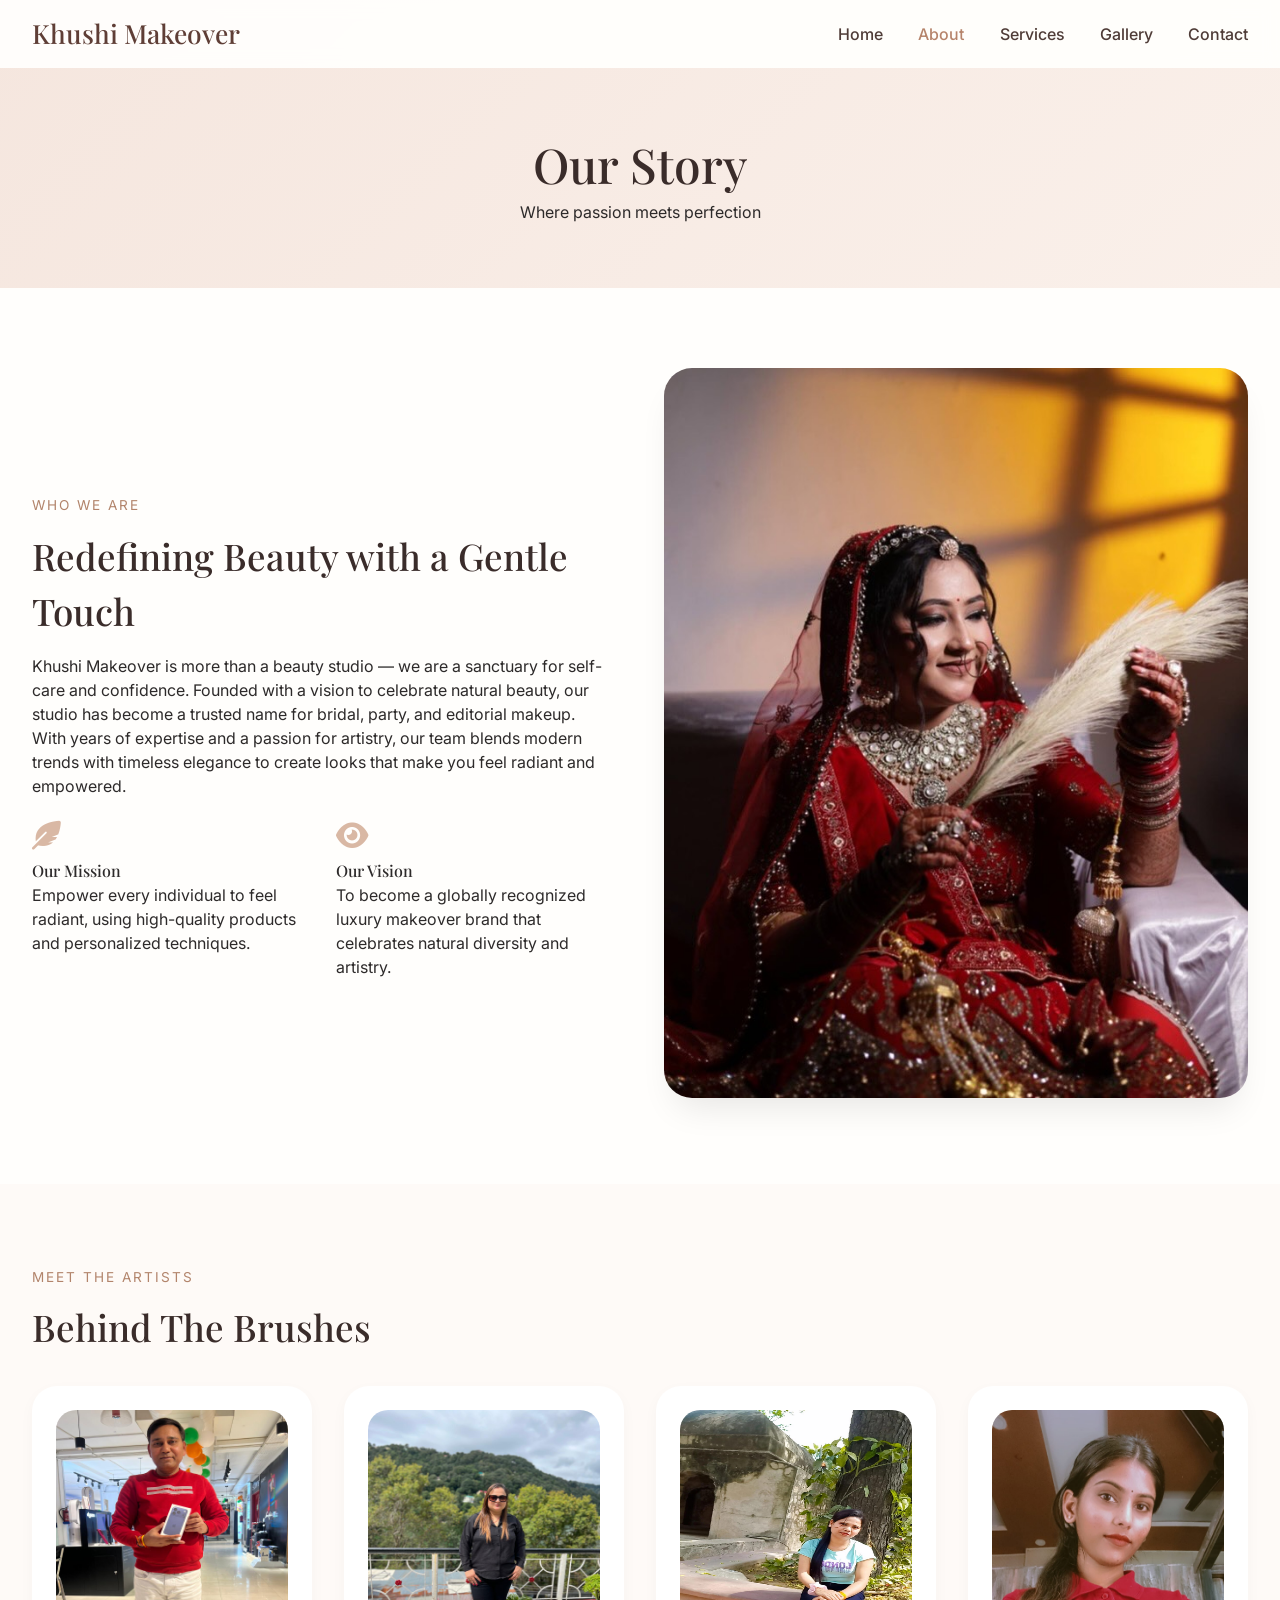
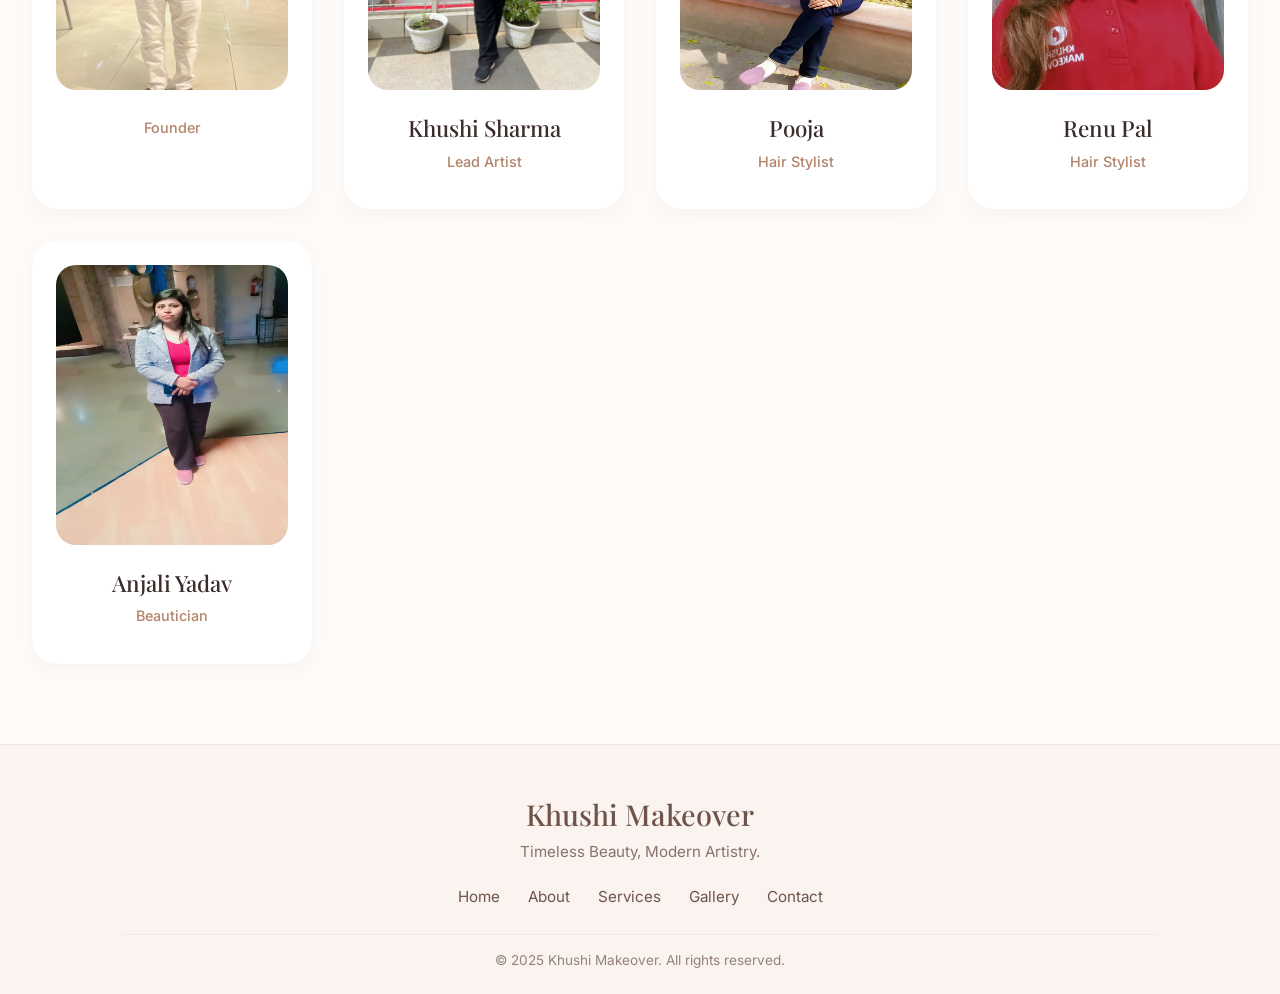
<file: about.html>
<!DOCTYPE html>
<html lang="en">
<head>
  <meta charset="UTF-8">
  <meta name="viewport" content="width=device-width, initial-scale=1.0">
  <title>Khushi Makeover | About Us - Our Story & Vision</title>
  <link href="https://fonts.googleapis.com/css2?family=Inter:wght@300;400;500;600;700&family=Playfair+Display:wght@400;500;600&display=swap" rel="stylesheet">
  <link rel="stylesheet" href="https://cdnjs.cloudflare.com/ajax/libs/font-awesome/6.0.0-beta3/css/all.min.css">
  <link rel="stylesheet" href="style.css">
  <link rel="stylesheet" href="responsive.css">
</head>
<body>
  <header class="header">
    <div class="container nav-container">
      <div class="logo">
        <h1>Khushi Makeover</h1>
      </div>
      <button class="mobile-toggle" id="mobileToggle" aria-label="Menu">
        <i class="fas fa-bars"></i>
      </button>
      <nav class="navbar" id="navbar">
        <ul>
          <li><a href="index.html">Home</a></li>
          <li><a href="about.html" class="active">About</a></li>
          <li><a href="services.html">Services</a></li>
          <li><a href="gallery.html">Gallery</a></li>
          <li><a href="contact.html">Contact</a></li>
        </ul>
      </nav>
    </div>
  </header>

  <main>
    <section class="page-hero about-hero">
      <div class="container">
        <h1>Our Story</h1>
        <p>Where passion meets perfection</p>
      </div>
    </section>

    <section class="about-main section-pad">
      <div class="container about-grid">
        <div class="about-text">
          <span class="section-subtitle">Who We Are</span>
          <h2 class="section-title">Redefining Beauty with a Gentle Touch</h2>
          <p>Khushi Makeover is more than a beauty studio — we are a sanctuary for self-care and confidence. Founded with a vision to celebrate natural beauty, our studio has become a trusted name for bridal, party, and editorial makeup.</p>
          <p>With years of expertise and a passion for artistry, our team blends modern trends with timeless elegance to create looks that make you feel radiant and empowered.</p>
          <div class="mission-vision">
            <div class="mv-block">
              <i class="fas fa-feather-alt"></i>
              <h4>Our Mission</h4>
              <p>Empower every individual to feel radiant, using high-quality products and personalized techniques.</p>
            </div>
            <div class="mv-block">
              <i class="fas fa-eye"></i>
              <h4>Our Vision</h4>
              <p>To become a globally recognized luxury makeover brand that celebrates natural diversity and artistry.</p>
            </div>
          </div>
        </div>
        <div class="about-image">
          <img src="images/aboutimg.jpg" alt="Makeup studio">
        </div>
      </div>
    </section>

     <section class="team-section section-pad light-bg">
      <div class="container">
        <div class="section-header">
          <span class="section-subtitle">Meet The Artists</span>
          <h2 class="section-title">Behind The Brushes</h2>
        </div>
        
        <div class="team-grid">
          <div class="team-card">
            <img src="images/vikram.jpeg" alt="Artist">
            <h3></h3>
            <p>Founder</p>
          </div>
          <div class="team-card">
            <img src="images/kiran.jpeg" alt="Artist">
            <h3>Khushi Sharma</h3>
            <p>Lead Artist</p>
          </div>
          <div class="team-card">
            <img src="images/pooja.jpeg" alt="Artist">
            <h3>Pooja</h3>
            <p>Hair Stylist</p>
          </div>
          <div class="team-card">
            <img src="images/renu.jpeg" alt="Artist">
            <h3>Renu Pal</h3>
            <p>Hair Stylist</p>
          </div>

          <div class="team-card">
            <img src="images/anjali.jpeg" alt="Artist">
            <h3>Anjali Yadav</h3>
            <p>Beautician</p>
          </div>
        </div>
      </div>
    </section>
  </main>

<footer class="footer">
  <div class="container footer-container">

    <div class="footer-top">
      <h3 class="footer-logo">Khushi Makeover</h3>
      <p class="footer-tagline">
        Timeless Beauty, Modern Artistry.
      </p>
    </div>

    <div class="footer-links">
      <a href="index.html">Home</a>
      <a href="about.html">About</a>
      <a href="services.html">Services</a>
      <a href="gallery.html">Gallery</a>
      <a href="contact.html">Contact</a>
    </div>

    <div class="footer-bottom">
      <p>© 2025 Khushi Makeover. All rights reserved.</p>
    </div>

  </div>
</footer>
  <script src="script.js"></script>
</body>
</html>
</file>
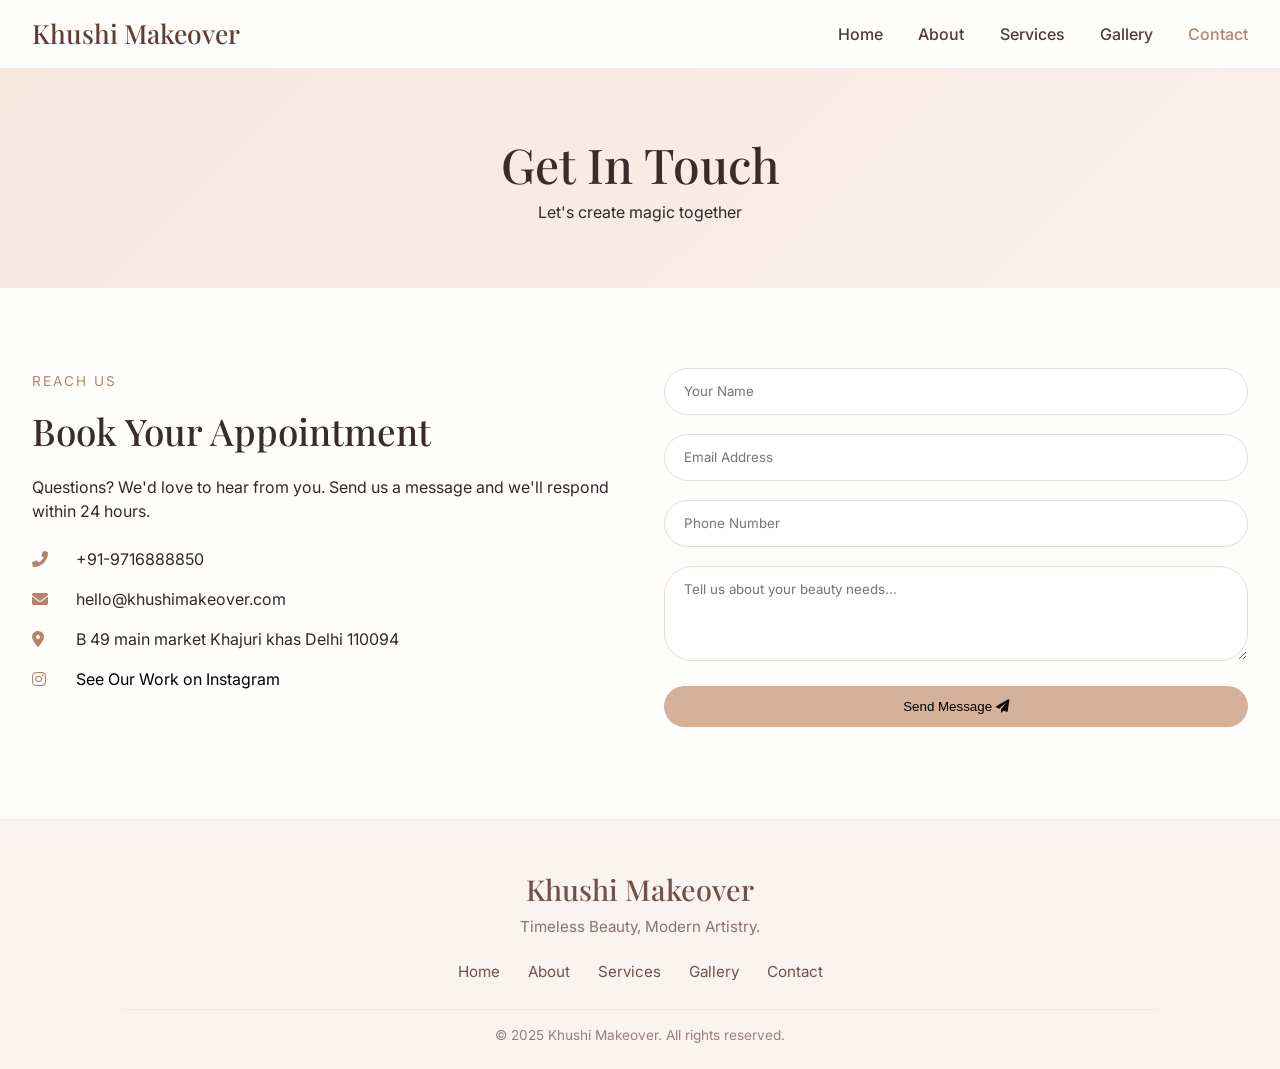
<file: contact.html>
<!DOCTYPE html>
<html lang="en">
<head>
  <meta charset="UTF-8">
  <meta name="viewport" content="width=device-width, initial-scale=1.0">
  <title>Khushi Makeover | Contact - Book Your Appointment</title>
  <link href="https://fonts.googleapis.com/css2?family=Inter:wght@300;400;500;600;700&family=Playfair+Display:wght@400;500;600&display=swap" rel="stylesheet">
  <link rel="stylesheet" href="https://cdnjs.cloudflare.com/ajax/libs/font-awesome/6.0.0-beta3/css/all.min.css">
  <link rel="stylesheet" href="style.css">
  <link rel="stylesheet" href="responsive.css">
</head>
<body>
  <header class="header">
    <div class="container nav-container">
      <div class="logo">
        <h1>Khushi Makeover</h1>
      </div>
      <button class="mobile-toggle" id="mobileToggle" aria-label="Menu">
        <i class="fas fa-bars"></i>
      </button>
      <nav class="navbar" id="navbar">
        <ul>
          <li><a href="index.html">Home</a></li>
          <li><a href="about.html">About</a></li>
          <li><a href="services.html">Services</a></li>
          <li><a href="gallery.html">Gallery</a></li>
          <li><a href="contact.html" class="active">Contact</a></li>
        </ul>
      </nav>
    </div>
  </header>

  <main>
    <section class="page-hero contact-hero">
      <div class="container">
        <h1>Get In Touch</h1>
        <p>Let's create magic together</p>
      </div>
    </section>

    <section class="contact-main section-pad">
      <div class="container contact-wrapper">
        <div class="contact-info">
          <span class="section-subtitle">Reach Us</span>
          <h2 class="section-title">Book Your Appointment</h2>
          <p>Questions? We'd love to hear from you. Send us a message and we'll respond within 24 hours.</p>
          <ul class="contact-details">
            <li><i class="fas fa-phone-alt"></i>+91-9716888850</li>
            <li><i class="fas fa-envelope"></i> hello@khushimakeover.com</li>
            <li><i class="fas fa-map-marker-alt"></i> B 49 main market Khajuri khas Delhi 110094</li>
            <li><i class="fab fa-instagram"></i><a id="insta" href="https://www.instagram.com/khushimakeover3910/">See Our Work on Instagram</a></li>
          </ul>
        </div>
        <div class="contact-form">
          <form id="contactForm">
            <div class="input-group">
              <input type="text" id="name" placeholder="Your Name" required>
            </div>
            <div class="input-group">
              <input type="email" id="email" placeholder="Email Address" required>
            </div>
            <div class="input-group">
              <input type="tel" id="phone" placeholder="Phone Number">
            </div>
            <div class="input-group">
              <textarea id="message" rows="4" placeholder="Tell us about your beauty needs..."></textarea>
            </div>
            <button type="submit" class="btn btn-primary full-width">Send Message <i class="fas fa-paper-plane"></i></button>
            <p id="formFeedback" class="form-feedback"></p>
          </form>
        </div>
      </div>
    </section>
  </main>

<footer class="footer">
  <div class="container footer-container">

    <div class="footer-top">
      <h3 class="footer-logo">Khushi Makeover</h3>
      <p class="footer-tagline">
        Timeless Beauty, Modern Artistry.
      </p>
    </div>

    <div class="footer-links">
      <a href="index.html">Home</a>
      <a href="about.html">About</a>
      <a href="services.html">Services</a>
      <a href="gallery.html">Gallery</a>
      <a href="contact.html">Contact</a>
    </div>

    <div class="footer-bottom">
      <p>© 2025 Khushi Makeover. All rights reserved.</p>
    </div>

  </div>
</footer>
  <script src="script.js"></script>
</body>
</html>
</file>
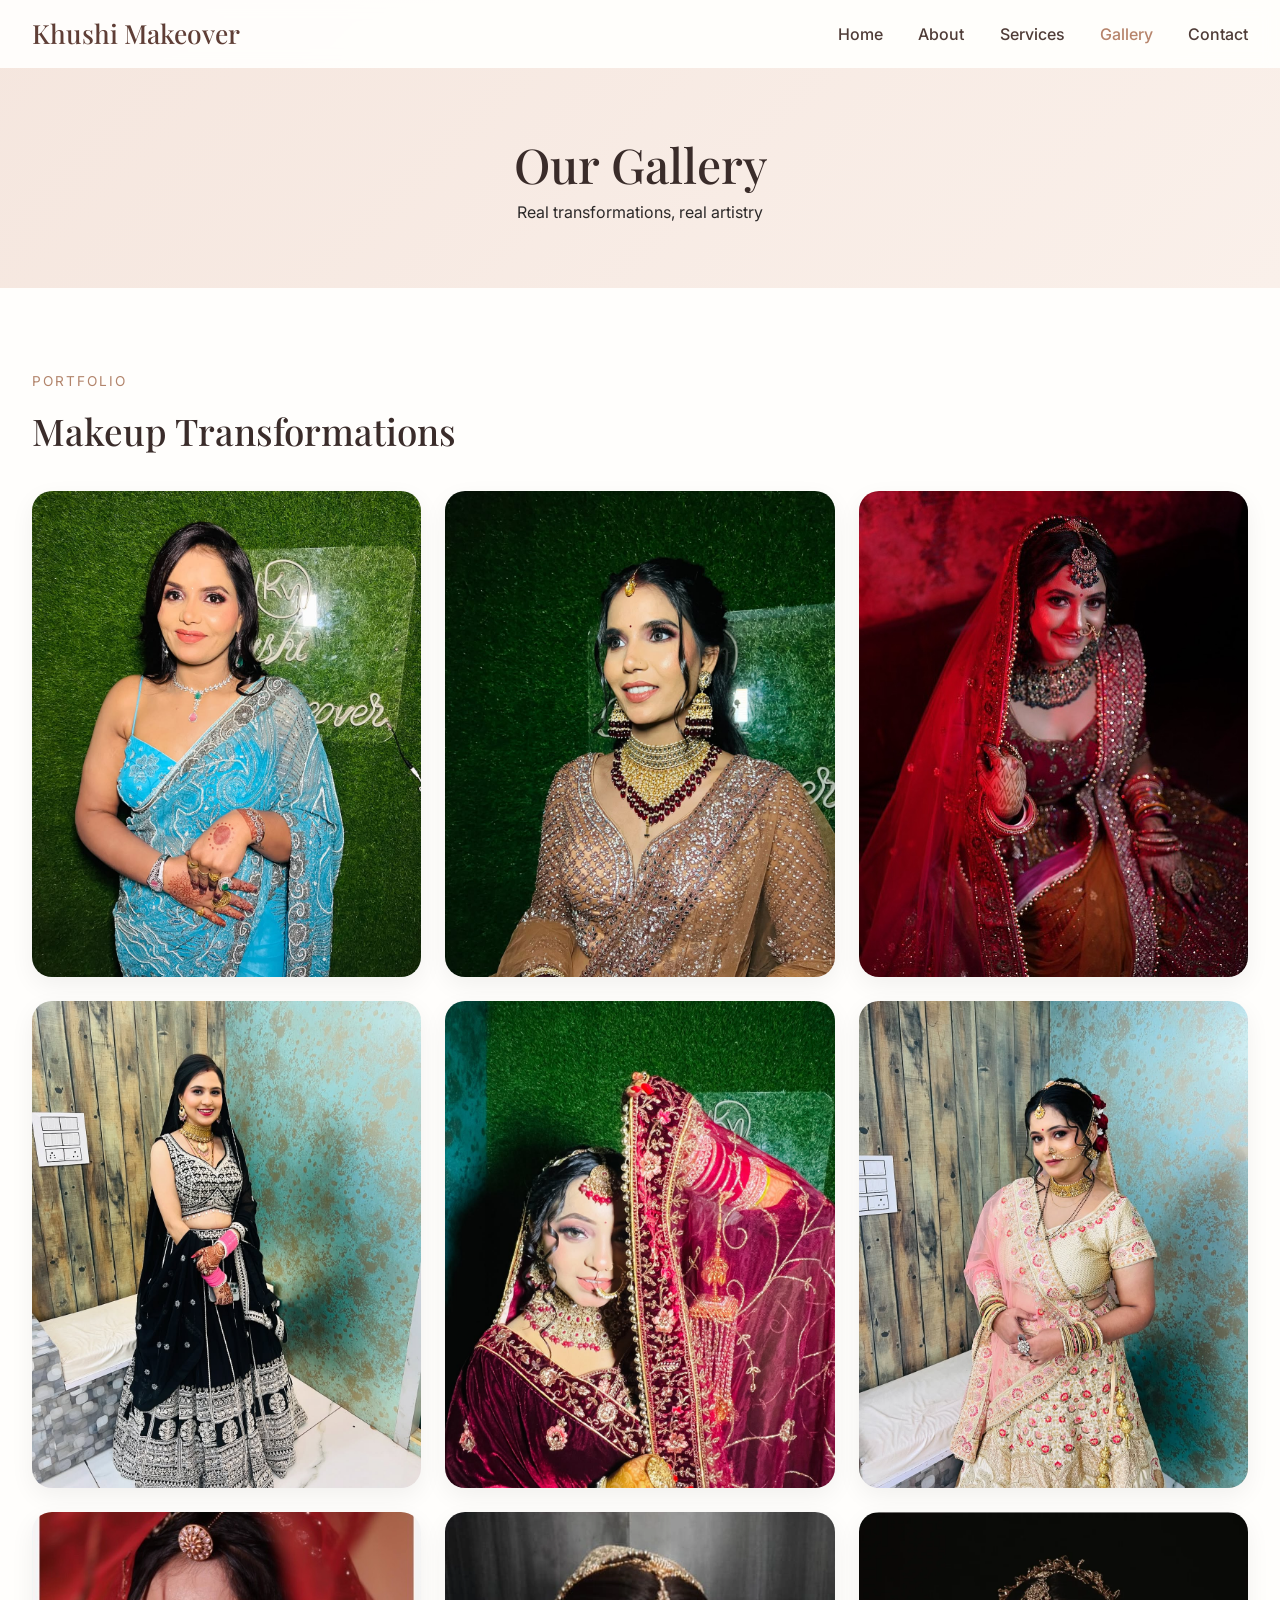
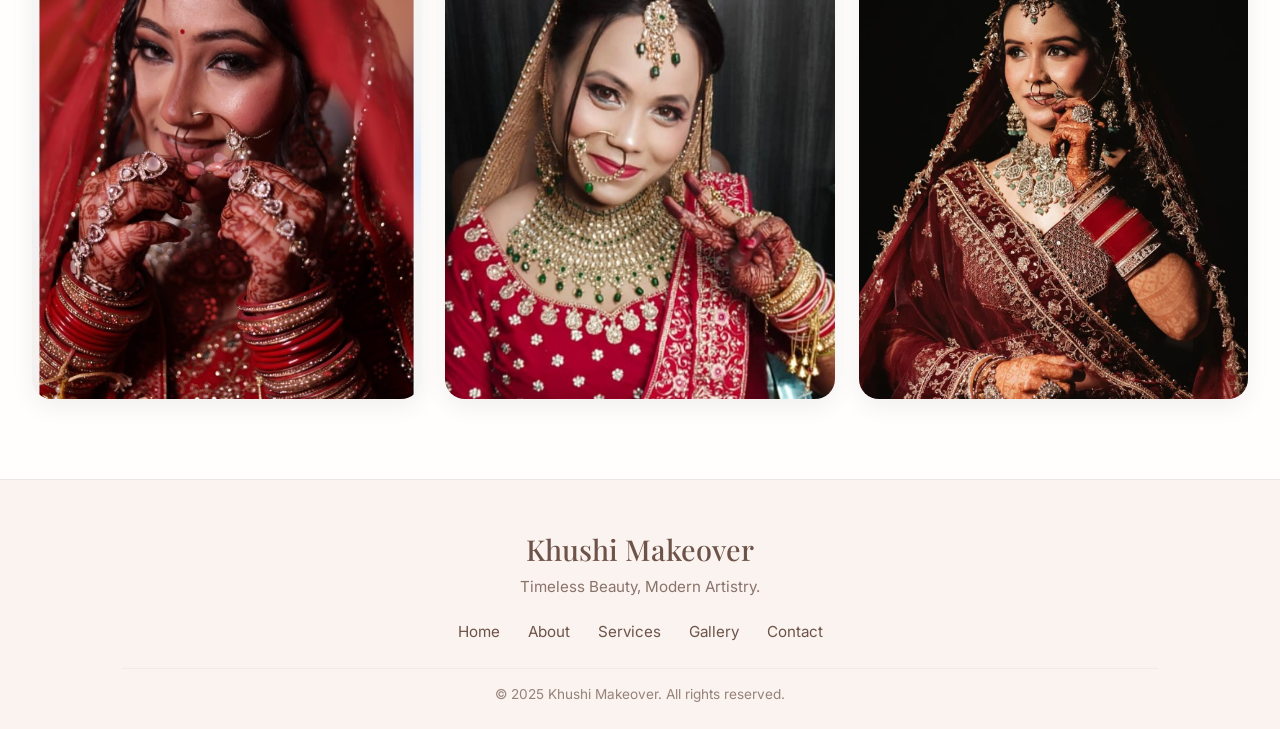
<file: gallery.html>
<!DOCTYPE html>
<html lang="en">
<head>
  <meta charset="UTF-8">
  <meta name="viewport" content="width=device-width, initial-scale=1.0">
  <title>Khushi Makeover | Gallery - Makeup Transformations</title>
  <link href="https://fonts.googleapis.com/css2?family=Inter:wght@300;400;500;600;700&family=Playfair+Display:wght@400;500;600&display=swap" rel="stylesheet">
  <link rel="stylesheet" href="https://cdnjs.cloudflare.com/ajax/libs/font-awesome/6.0.0-beta3/css/all.min.css">
  <link rel="stylesheet" href="style.css">
  <link rel="stylesheet" href="responsive.css">
</head>
<body>
  <header class="header">
    <div class="container nav-container">
      <div class="logo">
        <h1>Khushi Makeover</h1>
      </div>
      <button class="mobile-toggle" id="mobileToggle" aria-label="Menu">
        <i class="fas fa-bars"></i>
      </button>
      <nav class="navbar" id="navbar">
        <ul>
          <li><a href="index.html">Home</a></li>
          <li><a href="about.html">About</a></li>
          <li><a href="services.html">Services</a></li>
          <li><a href="gallery.html" class="active">Gallery</a></li>
          <li><a href="contact.html">Contact</a></li>
        </ul>
      </nav>
    </div>
  </header>

  <main>
    <section class="page-hero gallery-hero">
      <div class="container">
        <h1>Our Gallery</h1>
        <p>Real transformations, real artistry</p>
      </div>
    </section>

    <section class="gallery-main section-pad">
      <div class="container">
        <div class="section-header">
          <span class="section-subtitle">Portfolio</span>
          <h2 class="section-title">Makeup Transformations</h2>
        </div>
        <div class="gallery-grid" id="galleryGrid"></div>
      </div>
      <div id="lightbox" class="lightbox">
        <span class="close-lightbox">&times;</span>
        <img class="lightbox-img" id="lightboxImg" alt="Expanded view">
      </div>
    </section>
  </main>

<footer class="footer">
  <div class="container footer-container">

    <div class="footer-top">
      <h3 class="footer-logo">Khushi Makeover</h3>
      <p class="footer-tagline">
        Timeless Beauty, Modern Artistry.
      </p>
    </div>

    <div class="footer-links">
      <a href="index.html">Home</a>
      <a href="about.html">About</a>
      <a href="services.html">Services</a>
      <a href="gallery.html">Gallery</a>
      <a href="contact.html">Contact</a>
    </div>

    <div class="footer-bottom">
      <p>© 2025 Khushi Makeover. All rights reserved.</p>
    </div>

  </div>
</footer>
  <script src="script.js"></script>
</body>
</html>
</file>
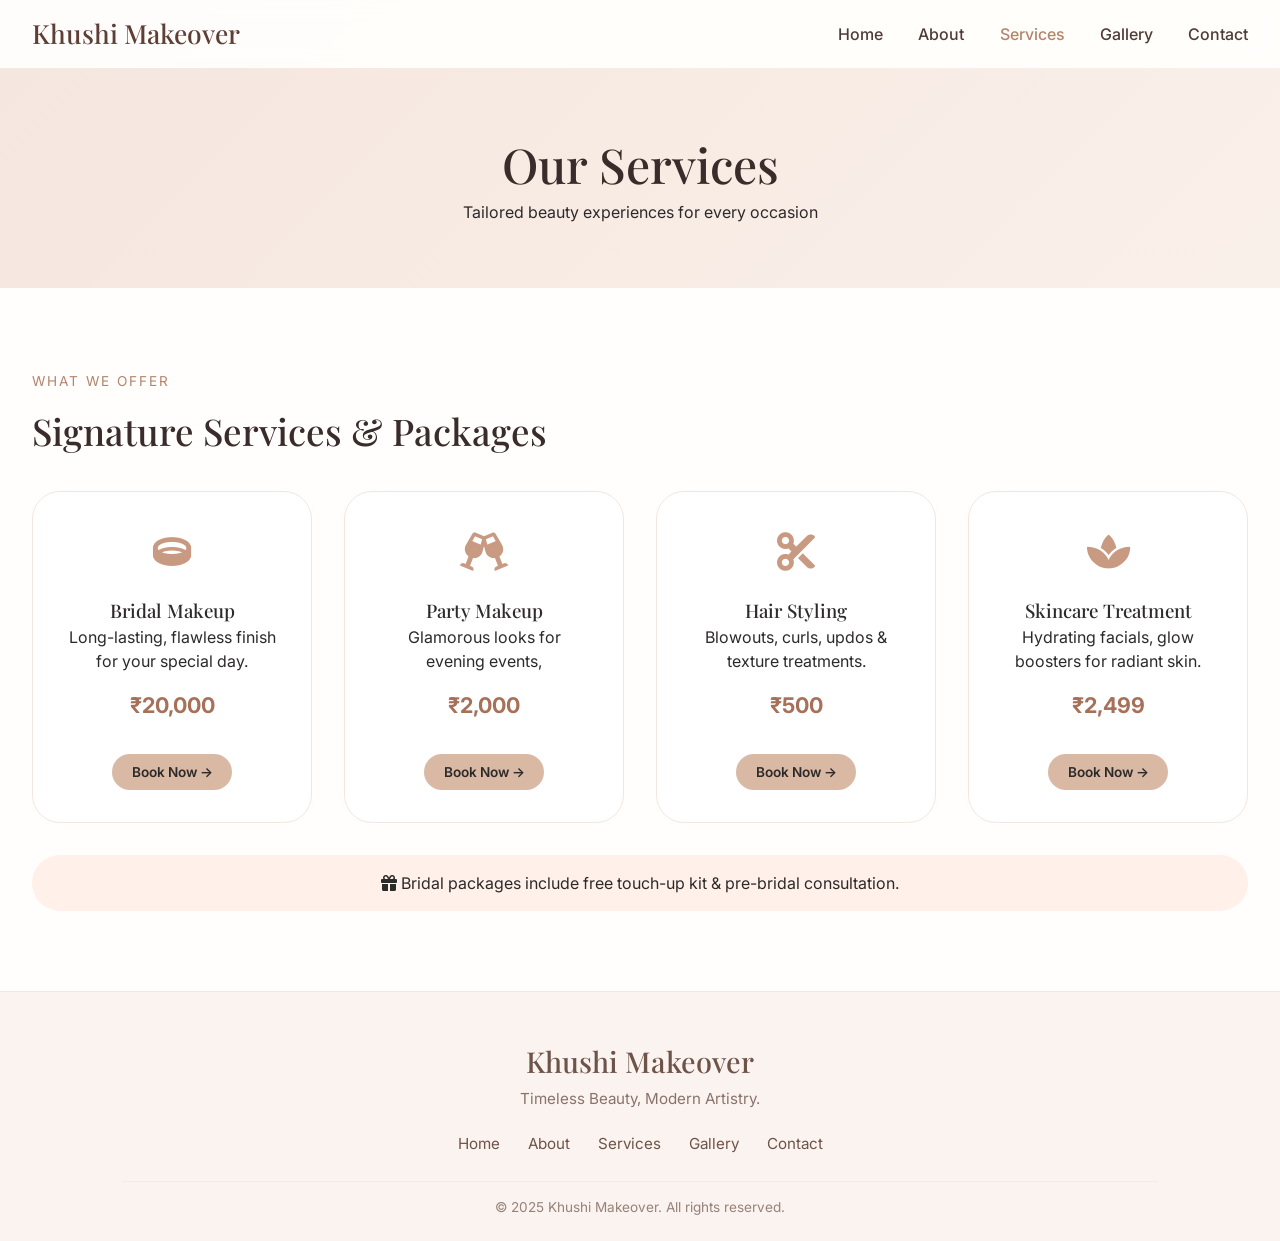
<file: services.html>
<!DOCTYPE html>
<html lang="en">
<head>
  <meta charset="UTF-8">
  <meta name="viewport" content="width=device-width, initial-scale=1.0">
  <title>Khushi Makeover | Services - Beauty Packages & Pricing</title>
  <link href="https://fonts.googleapis.com/css2?family=Inter:wght@300;400;500;600;700&family=Playfair+Display:wght@400;500;600&display=swap" rel="stylesheet">
  <link rel="stylesheet" href="https://cdnjs.cloudflare.com/ajax/libs/font-awesome/6.0.0-beta3/css/all.min.css">
  <link rel="stylesheet" href="style.css">
  <link rel="stylesheet" href="responsive.css">
</head>
<body>
  <header class="header">
    <div class="container nav-container">
      <div class="logo">
        <h1>Khushi Makeover</h1>
      </div>
      <button class="mobile-toggle" id="mobileToggle" aria-label="Menu">
        <i class="fas fa-bars"></i>
      </button>
      <nav class="navbar" id="navbar">
        <ul>
          <li><a href="index.html">Home</a></li>
          <li><a href="about.html">About</a></li>
          <li><a href="services.html" class="active">Services</a></li>
          <li><a href="gallery.html">Gallery</a></li>
          <li><a href="contact.html">Contact</a></li>
        </ul>
      </nav>
    </div>
  </header>

  <main>
    <section class="page-hero services-hero">
      <div class="container">
        <h1>Our Services</h1>
        <p>Tailored beauty experiences for every occasion</p>
      </div>
    </section>

    <section class="services-main section-pad">
      <div class="container">
        <div class="section-header">
          <span class="section-subtitle">What We Offer</span>
          <h2 class="section-title">Signature Services & Packages</h2>
        </div>
        <div class="services-grid">
          <div class="service-card">
            <div class="card-icon"><i class="fas fa-ring"></i></div>
            <h3>Bridal Makeup</h3>
            <p>Long-lasting, flawless finish for your special day.</p>
            <div class="price">₹20,000</div>
            <a href="contact.html" class="btn-small">Book Now →</a>
          </div>
          <div class="service-card">
            <div class="card-icon"><i class="fas fa-glass-cheers"></i></div>
            <h3>Party Makeup</h3>
            <p>Glamorous looks for evening events,</p>
            <div class="price">₹2,000</div>
            <a href="contact.html" class="btn-small">Book Now →</a>
          </div>
          <div class="service-card">
            <div class="card-icon"><i class="fas fa-cut"></i></div>
            <h3>Hair Styling</h3>
            <p>Blowouts, curls, updos & texture treatments.</p>
            <div class="price">₹500</div>
            <a href="contact.html" class="btn-small">Book Now →</a>
          </div>
          <div class="service-card">
            <div class="card-icon"><i class="fas fa-spa"></i></div>
            <h3>Skincare Treatment</h3>
            <p>Hydrating facials, glow boosters for radiant skin.</p>
            <div class="price">₹2,499</div>
            <a href="contact.html" class="btn-small">Book Now →</a>
          </div>
        </div>
        <div class="packages-info">
          <p><i class="fas fa-gift"></i> Bridal packages include free touch-up kit & pre-bridal consultation.</p>
        </div>
      </div>
    </section>
  </main>

<footer class="footer">
  <div class="container footer-container">

    <div class="footer-top">
      <h3 class="footer-logo">Khushi Makeover</h3>
      <p class="footer-tagline">
        Timeless Beauty, Modern Artistry.
      </p>
    </div>

    <div class="footer-links">
      <a href="index.html">Home</a>
      <a href="about.html">About</a>
      <a href="services.html">Services</a>
      <a href="gallery.html">Gallery</a>
      <a href="contact.html">Contact</a>
    </div>

    <div class="footer-bottom">
      <p>© 2025 Khushi Makeover. All rights reserved.</p>
    </div>

  </div>
</footer>
  <script src="script.js"></script>
</body>
</html>
</file>
<file: style.css>
* {
  margin: 0;
  padding: 0;
  box-sizing: border-box;
}

body {
  font-family: 'Inter', sans-serif;
  background-color: #fffefc;
  color: #2d2a2a;
  line-height: 1.5;
}

.container {
  max-width: 1280px;
  margin: 0 auto;
  padding: 0 2rem;
}

.section-pad {
  padding: 5rem 0;
}

.light-bg {
  background-color: #fefaf7;
}

h1, h2, h3, h4, .logo h1 {
  font-family: 'Playfair Display', serif;
  font-weight: 500;
}

.section-subtitle {
  font-size: 0.85rem;
  text-transform: uppercase;
  letter-spacing: 2px;
  color: #b2846b;
  display: inline-block;
  margin-bottom: 0.75rem;
}

.section-title {
  font-size: 2.3rem;
  margin-bottom: 1rem;
  color: #3a2c2a;
}

.btn {
  display: inline-block;
  padding: 0.9rem 2rem;
  border-radius: 40px;
  text-decoration: none;
  font-weight: 600;
  transition: all 0.3s ease;
  border: 1px solid transparent;
}

.btn-primary {
  background: #d9b8a4;
  color: #2d2a2a;
}

.btn-primary:hover {
  background: #c7a18b;
  transform: translateY(-3px);
}

.btn-outline {
  background: transparent;
  border: 1px solid #d9b8a4;
  color: #2d2a2a;
}

.btn-outline:hover {
  background: #d9b8a4;
  transform: translateY(-3px);
}

.btn-small {
  display: inline-block;
  margin-top: 1rem;
  padding: 0.5rem 1.2rem;
  background: #d9b8a4;
  color: #2d2a2a;
  text-decoration: none;
  border-radius: 30px;
  font-size: 0.85rem;
  font-weight: 600;
  transition: all 0.3s;
}

.btn-small:hover {
  background: #c7a18b;
  transform: translateX(5px);
}

.header {
  position: fixed;
  top: 0;
  width: 100%;
  background: rgba(255, 254, 252, 0.96);
  backdrop-filter: blur(8px);
  z-index: 1000;
  padding: 0.9rem 0;
}

.nav-container {
  display: flex;
  justify-content: space-between;
  align-items: center;
  max-height: 200px;
}

.logo h1 {
  font-size: 1.65rem;
  color: #5f3e36;
}

.navbar ul {
  display: flex;
  gap: 2.2rem;
  list-style: none;
}

.navbar a {
  text-decoration: none;
  font-weight: 500;
  color: #4f3c37;
  transition: color 0.2s;
}

.navbar a:hover, .navbar a.active {
  color: #b6846b;
}

.mobile-toggle {
  display: none;
  background: none;
  border: none;
  font-size: 1.6rem;
  color: #5f3e36;
  cursor: pointer;
}


/* HERO SECTION */
.hero {
  position: relative;
  min-height: 100vh;
  display: flex;
  align-items: center;
  justify-content: center;
  overflow: hidden;
}

/* VIDEO BACKGROUND */
.hero-video {
  position: absolute;
  top: 50%;
  left: 50%;
  width: auto;
  height: 100%;
  min-width: 100%;
  transform: translate(-50%, -50%);
  object-fit: cover;
  object-position: center center;
  z-index: 0;
}

/* OVERLAY (DARK FOR READABILITY) */
/* .hero-overlay {
  position: absolute;
  inset: 0; */

  /* 🔥 balanced overlay */
  /* background: linear-gradient(
    to bottom,
    rgba(0, 0, 0, 0.25),
    rgba(0, 0, 0, 0.35)
  ); */
/* } */
/* CONTENT */
.hero-content {
  position: relative;
  z-index: 2;
  color: #fff;
  max-width: 750px;
  text-align: center;
  margin: auto;
  transform: translateY(40px);
}

/* TAGLINE */
.hero-tagline {
  font-size: 0.9rem;
  letter-spacing: 4px;
  text-transform: uppercase;
  margin-bottom: 12px;
  opacity: 0.9;
}

/* MAIN HEADING */
.hero-brand {
  font-size: 4.5rem;
  font-weight: 500;
  line-height: 1.2;
  margin-bottom: 15px;
  text-shadow: 0 4px 20px rgba(0,0,0,0.5);
}

/* DESCRIPTION */
.hero-desc {
  font-size: 1.1rem;
  line-height: 1.6;
  opacity: 0.9;
  margin-bottom: 30px;
}

/* BUTTON WRAPPER */
.hero-content a {
  display: inline-block;
  margin: 5px;
}

/* PRIMARY BUTTON */
.btn-primary {
  background: #d6b19a;
  color: #000;
  padding: 12px 28px;
  border-radius: 30px;
  text-decoration: none;
  font-weight: 500;
  transition: 0.3s;
}

.btn-primary:hover {
  background: #c29b82;
}

/* OUTLINE BUTTON */
.btn-outline {
  border: 1px solid #fff;
  color: #fff;
  padding: 12px 28px;
  border-radius: 30px;
  text-decoration: none;
  transition: 0.3s;
}

.btn-outline:hover {
  background: #fff;
  color: #000;
}

/* MOBILE RESPONSIVE */
@media (max-width: 768px) {
  .hero-brand {
    font-size: 2.5rem;
  }

  .hero-desc {
    font-size: 1rem;
  }

  .hero-content {
    padding: 0 20px;
    transform: translateY(20px);
  }
}

/* .hero-desc {
  font-size: 1.1rem;
  margin-bottom: 2rem;
} */

.features-grid, .team-grid {
  display: grid;
  grid-template-columns: repeat(auto-fit, minmax(250px, 1fr));
  gap: 2rem;
  margin-top: 2rem;
}

.feature-item, .team-card {
  text-align: center;
  padding: 2rem;
  background: #fff;
  border-radius: 20px;
  transition: all 0.3s;
}

.feature-item:hover, .team-card:hover {
  transform: translateY(-5px);
  box-shadow: 0 10px 30px rgba(0,0,0,0.05);
}

.feature-item i {
  font-size: 2.5rem;
  color: #d9b8a4;
  margin-bottom: 1rem;
}

.team-card {
  background: #fff;
  padding: 1.5rem;
  border-radius: 25px;
  text-align: center;
  transition: all 0.3s ease;
  box-shadow: 0 5px 15px rgba(0,0,0,0.03);
}

.team-card:hover {
  transform: translateY(-8px);
  box-shadow: 0 15px 35px rgba(0,0,0,0.08);
}

/* Team Card Images - Single Source of Truth */
.team-card img {
  width: 100%;
  height: 280px;
  border-radius: 20px;
  margin-bottom: 1rem;
  transition: transform 0.4s ease;
}

.team-card:hover img {
  transform: scale(1.02);
}

/* Team Card Typography */
.team-card h3 {
  font-size: 1.4rem;
  margin-bottom: 0.3rem;
  color: #3a2c2a;
  font-family: 'Playfair Display', serif;
}

.team-card p {
  font-size: 0.9rem;
  color: #b2846b;
  margin-bottom: 0.8rem;
  font-weight: 500;
}

.team-card .team-bio {
  font-size: 0.85rem;
  color: #6e5349;
  line-height: 1.5;
  margin-top: 0.5rem;
}

/* Social Icons inside Team Card */
.team-social {
  display: flex;
  justify-content: center;
  gap: 0.8rem;
  margin-top: 1rem;
}

.team-social a {
  width: 35px;
  height: 35px;
  background: #f3e7e1;
  border-radius: 50%;
  display: flex;
  align-items: center;
  justify-content: center;
  color: #5f3e36;
  transition: all 0.3s;
  text-decoration: none;
}

.team-social a:hover {
  background: #d9b8a4;
  color: white;
  transform: translateY(-3px);
}


.page-hero {
  background: linear-gradient(135deg, #f5e6de 0%, #faf0ea 100%);
  padding: 8rem 0 4rem;
  text-align: center;
}

.page-hero h1 {
  font-size: 3rem;
  color: #3a2c2a;
}

.about-grid {
  display: grid;
  grid-template-columns: 1fr 1fr;
  gap: 3rem;
  align-items: center;
}

.mission-vision {
  display: flex;
  gap: 2rem;
  margin-top: 1.5rem;
}

.mv-block i {
  font-size: 1.8rem;
  color: #d9b8a4;
  margin-bottom: 0.5rem;
}

.about-image img {
  width: 100%;
  border-radius: 28px;
  box-shadow: 0 20px 35px -12px rgba(0,0,0,0.1);
}

.services-grid {
  display: grid;
  grid-template-columns: repeat(auto-fit, minmax(260px, 1fr));
  gap: 2rem;
  margin: 2rem 0;
}

.service-card {
  background: #fff;
  padding: 2rem;
  border-radius: 28px;
  text-align: center;
  transition: all 0.3s;
  border: 1px solid #f1e6e0;
}

.service-card:hover {
  transform: translateY(-8px);
  box-shadow: 0 25px 35px -12px rgba(0,0,0,0.08);
}

.card-icon {
  font-size: 2.4rem;
  color: #c89a82;
  margin-bottom: 1rem;
}

.price {
  font-weight: 700;
  font-size: 1.35rem;
  color: #a77159;
  margin: 1rem 0;
}

.packages-info {
  text-align: center;
  background: #fff0e9;
  border-radius: 60px;
  padding: 1rem;
}

/* GRID BASE */
.gallery-grid {
  display: grid;
  grid-template-columns: repeat(3, 1fr);
  gap: 24px;
  margin-top: 2rem;
}

/* CARD */
.gallery-item {
  overflow: hidden;
  border-radius: 20px;
  background: #fff;
  box-shadow: 0 8px 25px rgba(0,0,0,0.06);
  transition: transform 0.3s ease;
}

/* IMAGE */
.gallery-item img {
  width: 100%;
  height: 100%;
  aspect-ratio: 4 / 5; /* 🔥 KEY FIX */
  object-fit: cover;
  display: block;
  transition: transform 0.4s ease;
}

/* HOVER */
.gallery-item:hover {
  transform: translateY(-6px);
}

.gallery-item:hover img {
  transform: scale(1.06);
}

.lightbox {
  display: none;
  position: fixed;
  top: 0;
  left: 0;
  width: 100%;
  height: 100%;
  background: rgba(0,0,0,0.9);
  justify-content: center;
  align-items: center;
  z-index: 2000;
}

.lightbox-img {
  max-width: 85%;
  max-height: 85%;
  border-radius: 20px;
}

.close-lightbox {
  position: absolute;
  top: 30px;
  right: 40px;
  font-size: 2.8rem;
  color: white;
  cursor: pointer;
}

.contact-wrapper {
  display: grid;
  grid-template-columns: 1fr 1fr;
  gap: 3rem;
}

.contact-details {
  list-style: none;
  margin: 1.5rem 0;
}

.contact-details li {
  margin: 1rem 0;
  display: flex;
  align-items: center;
  gap: 12px;
}

.contact-details i {
  width: 32px;
  color: #b6846b;
}

.social-icons {
  display: flex;
  gap: 1rem;
  margin-top: 1.5rem;
}

.social-icons a {
  background: #f3e7e1;
  width: 42px;
  height: 42px;
  display: flex;
  align-items: center;
  justify-content: center;
  border-radius: 50%;
  color: #5f3e36;
  transition: all 0.3s;
}

.social-icons a:hover {
  background: #d9b8a4;
  color: white;
  transform: translateY(-3px);
}

.input-group {
  margin-bottom: 1.2rem;
}

input, textarea {
  width: 100%;
  padding: 0.9rem 1.2rem;
  border: 1px solid #e5dbd5;
  border-radius: 28px;
  font-family: 'Inter', sans-serif;
}

input:focus, textarea:focus {
  outline: none;
  border-color: #d9b8a4;
}

.full-width {
  width: 100%;
}

.form-feedback {
  margin-top: 12px;
  font-size: 0.85rem;
}

.footer {
  background: #faf3ef;
  padding: 3rem 0 1.5rem;
  color: #6e5349;
  border-top: 1px solid rgba(0,0,0,0.05);
}

/* CONTAINER */
.footer-container {
  max-width: 1100px;
  margin: auto;
  text-align: center;
}

/* TOP */
.footer-logo {
  font-size: 1.8rem;
  margin-bottom: 5px;
}

.footer-tagline {
  font-size: 0.95rem;
  opacity: 0.8;
  margin-bottom: 20px;
}

/* LINKS */
.footer-links {
  margin-bottom: 25px;
}

.footer-links a {
  margin: 0 12px;
  text-decoration: none;
  color: #6e5349;
  font-size: 0.95rem;
  transition: 0.3s;
}

.footer-links a:hover {
  color: #c29b82;
}

/* BOTTOM */
.footer-bottom {
  border-top: 1px solid rgba(0,0,0,0.05);
  padding-top: 15px;
  font-size: 0.85rem;
  opacity: 0.7;
}


#insta {
  color: #000;              /* black color */
  text-decoration: none;   /* underline remove */
}
</file>
<file: responsive.css>
/* Tablet - 992px and below */
@media (max-width: 992px) {
  .container {
    padding: 0 1.8rem;
  }
  
  .section-title {
    font-size: 2rem;
  }
  
  .hero-brand {
    font-size: 3rem;
  }
  
  .about-grid,
  .contact-wrapper {
    grid-template-columns: 1fr;
    gap: 2rem;
  }
  
  .about-image {
    order: -1;
  }
  
  .about-image img {
    max-height: 400px;
    object-fit: cover;
  }
  
  .page-hero h1 {
    font-size: 2.5rem;
  }
  
  .page-hero {
    padding: 7rem 0 3rem;
  }
}

/* Mobile - 768px and below */
@media (max-width: 768px) {
  .mobile-toggle {
    display: block;
  }
  
  .navbar {
    position: fixed;
    top: 70px;
    left: -100%;
    width: 80%;
    max-width: 300px;
    background: #fffefc;
    box-shadow: 0 10px 30px rgba(0,0,0,0.1);
    padding: 2rem;
    border-radius: 0 20px 20px 0;
    transition: left 0.3s ease;
    z-index: 999;
    height: calc(100vh - 70px);
    overflow-y: auto;
  }
  
  .navbar.active {
    left: 0;
  }
  
  .navbar ul {
    flex-direction: column;
    gap: 1.2rem;
  }
  
  .navbar a {
    font-size: 1.1rem;
    display: block;
    padding: 0.5rem 0;
  }

  .logo h1

  {
    font-size: 1rem;
  }
  
  .section-pad {
    padding: 3rem 0;
  }
  
  .hero {
    min-height: 80vh;
  }
  
  .hero-brand {
    font-size: 2.2rem;
  }
  
  .hero-tagline {
    font-size: 0.9rem;
    letter-spacing: 2px;
  }
  
  .hero-desc {
    font-size: 0.95rem;
    padding: 0 1rem;
  }
  
  .btn {
    padding: 0.7rem 1.5rem;
    font-size: 0.9rem;
    margin: 0.3rem;
  }
  
  .section-title {
    font-size: 1.6rem;
  }
  
  .services-grid,
  .features-grid,
  /* .team-grid, */
  .gallery-grid {
    grid-template-columns: 1fr;
    gap: 1.2rem;
  }
  
  .service-card {
    padding: 1.5rem;
  }
  
  .gallery-item img {
    height: 280px;
  }
  
  .mission-vision {
    flex-direction: column;
    gap: 1.2rem;
  }
  
  .contact-details li {
    font-size: 0.9rem;
  }
  
  .team-card img {
    height: 220px;
  }
  
  .page-hero h1 {
    font-size: 2rem;
  }
  
  .page-hero p {
    font-size: 0.9rem;
  }
  
  .packages-info {
    font-size: 0.85rem;
    padding: 0.8rem;
  }
  
  .lightbox-img {
    max-width: 90%;
    max-height: 60%;
  }
  
  .close-lightbox {
    top: 20px;
    right: 20px;
    font-size: 2rem;
  }
}

/* Small Mobile - 480px and below */
@media (max-width: 480px) {
  .container {
    padding: 0 1rem;
  }
  
  .hero-brand {
    font-size: 1.8rem;
  }
  
  .hero-tagline {
    font-size: 0.75rem;
    letter-spacing: 1.5px;
  }
  
  .hero-desc {
    font-size: 0.85rem;
  }
  
  .section-title {
    font-size: 1.4rem;
  }
  
  .section-subtitle {
    font-size: 0.7rem;
  }
  
  .btn {
    padding: 0.6rem 1.2rem;
    font-size: 0.85rem;
  }
  
  .service-card h3 {
    font-size: 1.2rem;
  }
  
  .price {
    font-size: 1.2rem;
  }
  
  .gallery-item img {
    height: 240px;
  }
  
  .contact-details li {
    font-size: 0.8rem;
    flex-wrap: wrap;
  }
  
  .social-icons a {
    width: 38px;
    height: 38px;
    font-size: 1rem;
  }
  
  input, textarea {
    padding: 0.7rem 1rem;
    font-size: 0.9rem;
  }
  
  .feature-item, .team-card {
    padding: 1.2rem;
  }
  
  .footer {
    padding: 1.2rem 0;
    font-size: 0.8rem;
  }
  
  .page-hero {
    padding: 6rem 0 2rem;
  }
  
  .page-hero h1 {
    font-size: 1.6rem;
  }
}

/* Landscape mode for mobile */
@media (max-width: 768px) and (orientation: landscape) {
  .hero {
    min-height: 100vh;
  }
  
  .navbar {
    height: calc(100vh - 70px);
  }
  
  .gallery-item img {
    height: 200px;
  }
  
  .section-pad {
    padding: 2rem 0;
  }
}

/* Very small devices */
@media (max-width: 360px) {
  .hero-brand {
    font-size: 1.5rem;
  }
  
  .btn {
    display: block;
    width: 90%;
    margin: 0.5rem auto;
    text-align: center;
  }
  
  .hero-content .btn {
    display: block;
    width: 80%;
  }
}

@media (max-width: 600px) {
  .gallery-grid {
    grid-template-columns: 1fr;
    gap: 1rem;
  }
  
  .gallery-item {
    border-radius: 16px;
  }
  
  .gallery-item img {
    aspect-ratio: 4 / 5;
  }
}

.gallery-item {
  overflow: hidden;
  border-radius: 20px;
  background: #fff;
  box-shadow: 0 8px 25px rgba(0,0,0,0.06);
  transition: transform 0.3s ease;
}

.gallery-item img {
  width: 100%;
  height: auto;
  aspect-ratio: 4 / 5;
  object-fit: cover;
  display: block;
  transition: transform 0.4s ease;
}

/* ========================================
   TEAM CARDS - SIMPLE PERFECT RESPONSIVE
   Photos Puri Dikhni Chahiye - No Cut, No Stretch
   ======================================== */

/* Base Style - Bilkul Simple */
.team-card img {
  width: 100%;
  min-height: 280px;
  border-radius: 20px;
  margin-bottom: 1rem;
}

/* Tablet (992px and below) */
@media (max-width: 992px) {
  .team-card {
    padding: 1.3rem;
  }
  
  .team-card h3 {
    font-size: 1.3rem;
  }
}

/* Mobile (768px and below) */
@media (max-width: 768px) {
  .team-card {
    padding: 1.2rem;
  }
  
  .team-card h3 {
    font-size: 1.25rem;
  }
  
  .team-card .team-bio {
    font-size: 0.8rem;
  }
}

/* Small Mobile (480px and below) */
@media (max-width: 480px) {
  .team-card {
    padding: 1rem;
  }
  
  .team-card h3 {
    font-size: 1.2rem;
  }
  
  .team-card p {
    font-size: 0.85rem;
  }
  
  .team-social a {
    width: 32px;
    height: 32px;
    font-size: 0.8rem;
  }
}

/* Extra Small (375px and below) */
@media (max-width: 375px) {
  .team-card {
    padding: 0.9rem;
  }
  
  .team-card h3 {
    font-size: 1.1rem;
  }
}

/* Very Small (360px and below) */
@media (max-width: 360px) {
  .team-card {
    padding: 0.8rem;
  }
}

/* Landscape Mode for Mobile */
@media (max-width: 768px) and (orientation: landscape) {
  .team-card {
    padding: 0.8rem;
  }
  
  .team-card h3 {
    font-size: 1rem;
  }
  
  .team-bio {
    display: none;
  }
}

/* Large Desktop (1600px+) */
@media (min-width: 1600px) {
  .team-card {
    padding: 2rem;
  }
  
  .team-card h3 {
    font-size: 1.6rem;
  }
}
</file>
